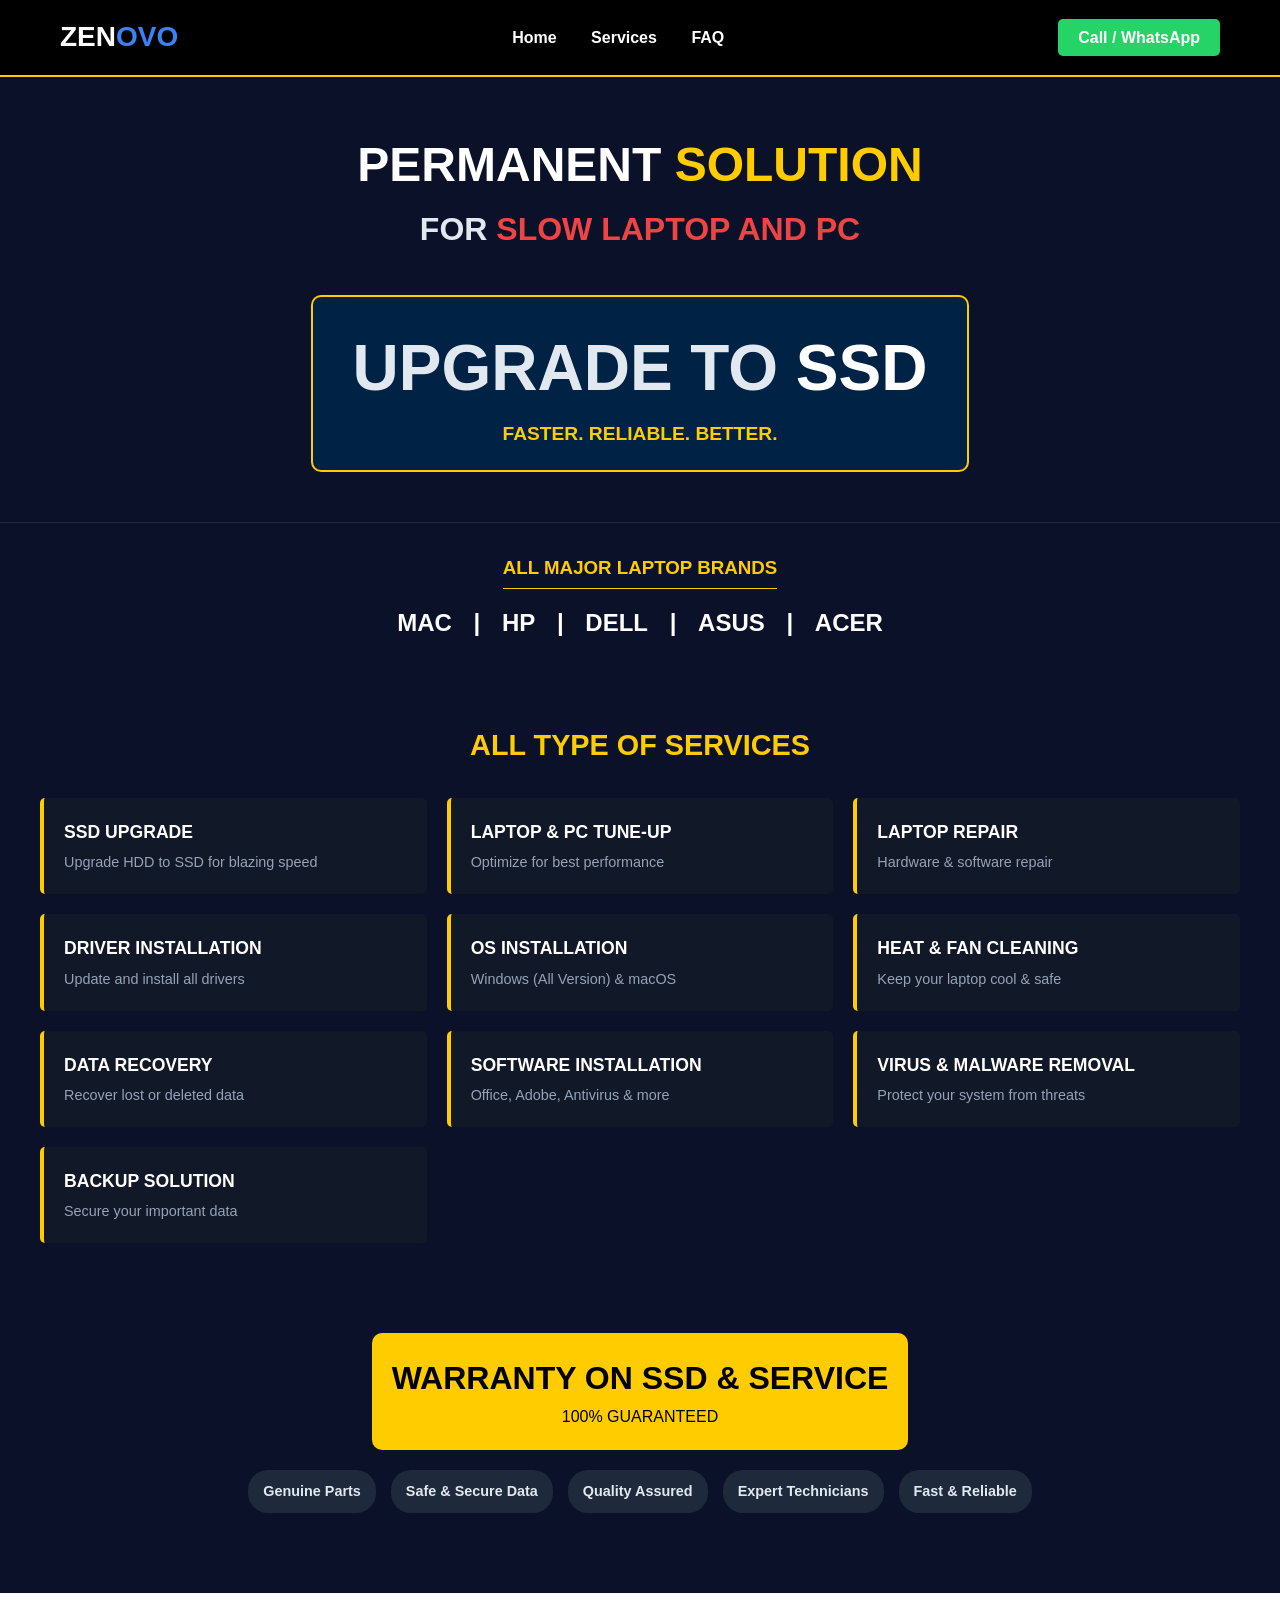
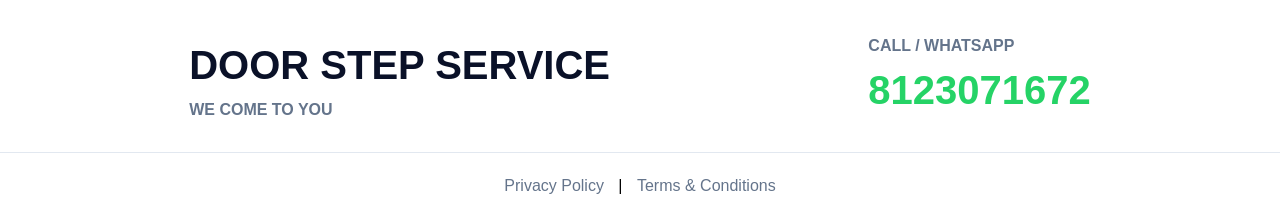
<file: zenovo/index.html>
<!DOCTYPE html>
<html lang="en">
<head>
    <meta charset="UTF-8">
    <meta name="viewport" content="width=device-width, initial-scale=1.0">
    <title>ZENOVO | Laptop & PC Repair Services</title>
    <link rel="manifest" href="site.webmanifest">
    
    <style>
        :root {
            --bg-dark: #0a1128;
            --yellow: #ffcc00;
            --red: #ef4444;
            --white: #ffffff;
            --blue: #3b82f6;
            --text-light: #e2e8f0;
        }
        * { margin: 0; padding: 0; box-sizing: border-box; font-family: 'Arial', sans-serif; }
        body { background-color: var(--bg-dark); color: var(--text-light); line-height: 1.6; }
        .container { max-width: 1200px; margin: 0 auto; padding: 0 20px; }
        .text-center { text-align: center; }

        /* Header & Logo */
        header { background: #000; padding: 15px 0; border-bottom: 2px solid var(--yellow); }
        .header-container { display: flex; justify-content: space-between; align-items: center; }
        .logo a { font-size: 28px; font-weight: bold; text-decoration: none; }
        .logo .zen { color: var(--white); }
        .logo .ovo { color: var(--blue); }
        nav a { color: var(--white); margin: 0 15px; text-decoration: none; font-weight: bold; }
        nav a:hover { color: var(--yellow); }
        .btn { background: #25D366; color: white; padding: 10px 20px; text-decoration: none; font-weight: bold; border-radius: 5px; }

        /* Typography Highlights */
        .highlight-yellow { color: var(--yellow); }
        .highlight-red { color: var(--red); }
        .highlight-white { color: var(--white); }

        /* Hero Section */
        .hero { padding: 50px 0; border-bottom: 1px solid #1e293b; }
        .hero h1 { font-size: 3rem; color: var(--white); }
        .subtitle { font-size: 2rem; font-weight: bold; margin-bottom: 20px; }
        .ssd-banner { background: #002244; display: inline-block; padding: 20px 40px; border: 2px solid var(--yellow); border-radius: 10px; margin-top: 20px; }
        .ssd-banner h2 { font-size: 4rem; margin: 0; }
        .ssd-banner p { color: var(--yellow); font-weight: bold; font-size: 1.2rem; }

        /* Brands */
        .brands { padding: 30px 0; }
        .brands h3 { color: var(--yellow); border-bottom: 1px solid var(--yellow); display: inline-block; padding-bottom: 5px; margin-bottom: 15px; }
        .brand-list { font-size: 1.5rem; font-weight: bold; color: var(--white); }
        .brand-list span { margin: 0 15px; }

        /* Services */
        .services { padding: 50px 0; }
        .section-title { color: var(--yellow); margin-bottom: 30px; font-size: 1.8rem; }
        .services-grid { display: grid; grid-template-columns: repeat(auto-fit, minmax(300px, 1fr)); gap: 20px; }
        .service-card { background: #111827; padding: 20px; border-left: 4px solid var(--yellow); border-radius: 5px; }
        .service-card h4 { color: var(--white); font-size: 1.1rem; margin-bottom: 5px; }
        .service-card p { font-size: 0.9rem; color: #94a3b8; }

        /* Guarantees */
        .guarantees { padding: 40px 0; text-align: center; }
        .warranty-banner { background: var(--yellow); color: #000; padding: 20px; border-radius: 10px; display: inline-block; margin-bottom: 20px; }
        .warranty-banner h3 { font-size: 2rem; margin: 0; }
        .badges { display: flex; justify-content: center; flex-wrap: wrap; gap: 15px; }
        .badges span { background: #1e293b; padding: 10px 15px; border-radius: 20px; font-size: 0.9rem; font-weight: bold; }

        /* Footer */
        footer { background: #ffffff; color: #000; padding: 40px 0 20px; margin-top: 40px; }
        .footer-content { display: flex; justify-content: space-around; align-items: center; flex-wrap: wrap; }
        .doorstep h2, .footer-contact h2 { color: #0a1128; font-size: 2.5rem; margin: 0; }
        .doorstep p, .footer-contact p { color: #64748b; font-weight: bold; margin: 0; }
        .footer-contact h2 { color: #25D366; }
        .footer-links { margin-top: 30px; padding-top: 20px; border-top: 1px solid #e2e8f0; }
        .footer-links a { color: #64748b; text-decoration: none; margin: 0 10px; }
    </style>
</head>
<body>
    <header>
        <div class="container header-container">
            <div class="logo">
                <a href="index.html"><span class="zen">ZEN</span><span class="ovo">OVO</span></a>
            </div>
            <nav>
                <a href="index.html">Home</a>
                <a href="#services">Services</a>
                <a href="faq.html">FAQ</a>
            </nav>
            <div class="contact-btn">
                <a href="https://wa.me/918123071672" class="btn">Call / WhatsApp</a>
            </div>
        </div>
    </header>

    <section class="hero">
        <div class="container text-center">
            <h1>PERMANENT <span class="highlight-yellow">SOLUTION</span></h1>
            <p class="subtitle">FOR <span class="highlight-red">SLOW LAPTOP AND PC</span></p>
            <div class="ssd-banner">
                <h2>UPGRADE TO <span class="highlight-white">SSD</span></h2>
                <p>FASTER. RELIABLE. BETTER.</p>
            </div>
        </div>
    </section>

    <section class="brands container text-center">
        <h3>ALL MAJOR LAPTOP BRANDS</h3>
        <div class="brand-list">
            <span>MAC</span> | <span>HP</span> | <span>DELL</span> | <span>ASUS</span> | <span>ACER</span>
        </div>
    </section>

    <section id="services" class="services container">
        <h3 class="text-center section-title">ALL TYPE OF SERVICES</h3>
        <div class="services-grid">
            <div class="service-card">
                <h4>SSD UPGRADE</h4>
                <p>Upgrade HDD to SSD for blazing speed</p>
            </div>
            <div class="service-card">
                <h4>LAPTOP & PC TUNE-UP</h4>
                <p>Optimize for best performance</p>
            </div>
            <div class="service-card">
                <h4>LAPTOP REPAIR</h4>
                <p>Hardware & software repair</p>
            </div>
            <div class="service-card">
                <h4>DRIVER INSTALLATION</h4>
                <p>Update and install all drivers</p>
            </div>
            <div class="service-card">
                <h4>OS INSTALLATION</h4>
                <p>Windows (All Version) & macOS</p>
            </div>
            <div class="service-card">
                <h4>HEAT & FAN CLEANING</h4>
                <p>Keep your laptop cool & safe</p>
            </div>
            <div class="service-card">
                <h4>DATA RECOVERY</h4>
                <p>Recover lost or deleted data</p>
            </div>
            <div class="service-card">
                <h4>SOFTWARE INSTALLATION</h4>
                <p>Office, Adobe, Antivirus & more</p>
            </div>
            <div class="service-card">
                <h4>VIRUS & MALWARE REMOVAL</h4>
                <p>Protect your system from threats</p>
            </div>
            <div class="service-card">
                <h4>BACKUP SOLUTION</h4>
                <p>Secure your important data</p>
            </div>
        </div>
    </section>

    <section class="guarantees container">
        <div class="warranty-banner">
            <h3>WARRANTY ON SSD & SERVICE</h3>
            <div class="satisfaction">100% GUARANTEED</div>
        </div>
        <div class="badges">
            <span>Genuine Parts</span>
            <span>Safe & Secure Data</span>
            <span>Quality Assured</span>
            <span>Expert Technicians</span>
            <span>Fast & Reliable</span>
        </div>
    </section>

    <footer>
        <div class="container footer-content">
            <div class="doorstep">
                <h2>DOOR STEP SERVICE</h2>
                <p>WE COME TO YOU</p>
            </div>
            <div class="footer-contact">
                <p>CALL / WHATSAPP</p>
                <h2>8123071672</h2>
            </div>
        </div>
        <div class="footer-links text-center">
            <a href="privacy-policy.html">Privacy Policy</a> | 
            <a href="terms-and-conditions.html">Terms & Conditions</a>
        </div>
    </footer>

    <script>
        document.addEventListener("DOMContentLoaded", () => {
            // Smooth scrolling for anchor links
            document.querySelectorAll('a[href^="#"]').forEach(anchor => {
                anchor.addEventListener('click', function (e) {
                    e.preventDefault();
                    const target = document.querySelector(this.getAttribute('href'));
                    if (target) {
                        target.scrollIntoView({
                            behavior: 'smooth'
                        });
                    }
                });
            });
            console.log("ZENOVO Website Initialized Successfully.");
        });
    </script>
</body>
</html>
</file>
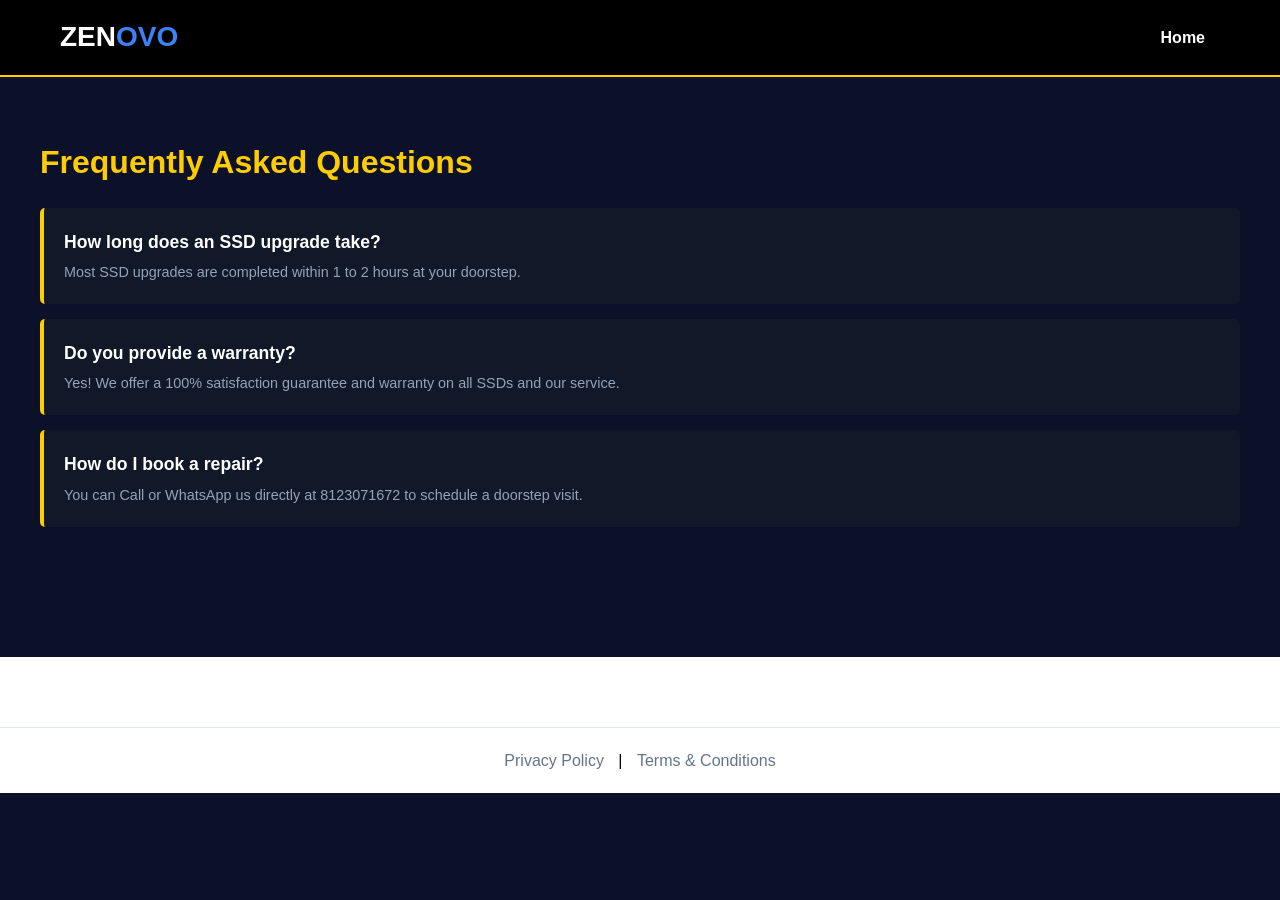
<file: zenovo/faq.html>
<!DOCTYPE html>
<html lang="en">
<head>
    <meta charset="UTF-8">
    <meta name="viewport" content="width=device-width, initial-scale=1.0">
    <title>FAQ | ZENOVO</title>
    <link rel="stylesheet" href="style.css">
</head>
<body>
    <header>
        <div class="container header-container">
            <div class="logo">
                <a href="index.html"><span class="zen">ZEN</span><span class="ovo">OVO</span></a>
            </div>
            <nav><a href="index.html">Home</a></nav>
        </div>
    </header>
    <main class="container page-content">
        <h1>Frequently Asked Questions</h1>
        <div class="service-card" style="margin-bottom:15px;">
            <h4>How long does an SSD upgrade take?</h4>
            <p>Most SSD upgrades are completed within 1 to 2 hours at your doorstep.</p>
        </div>
        <div class="service-card" style="margin-bottom:15px;">
            <h4>Do you provide a warranty?</h4>
            <p>Yes! We offer a 100% satisfaction guarantee and warranty on all SSDs and our service.</p>
        </div>
        <div class="service-card" style="margin-bottom:15px;">
            <h4>How do I book a repair?</h4>
            <p>You can Call or WhatsApp us directly at 8123071672 to schedule a doorstep visit.</p>
        </div>
    </main>
    <footer>
        <div class="footer-links text-center">
            <a href="privacy-policy.html">Privacy Policy</a> | <a href="terms-and-conditions.html">Terms & Conditions</a>
        </div>
    </footer>
</body>
</html>
</file>
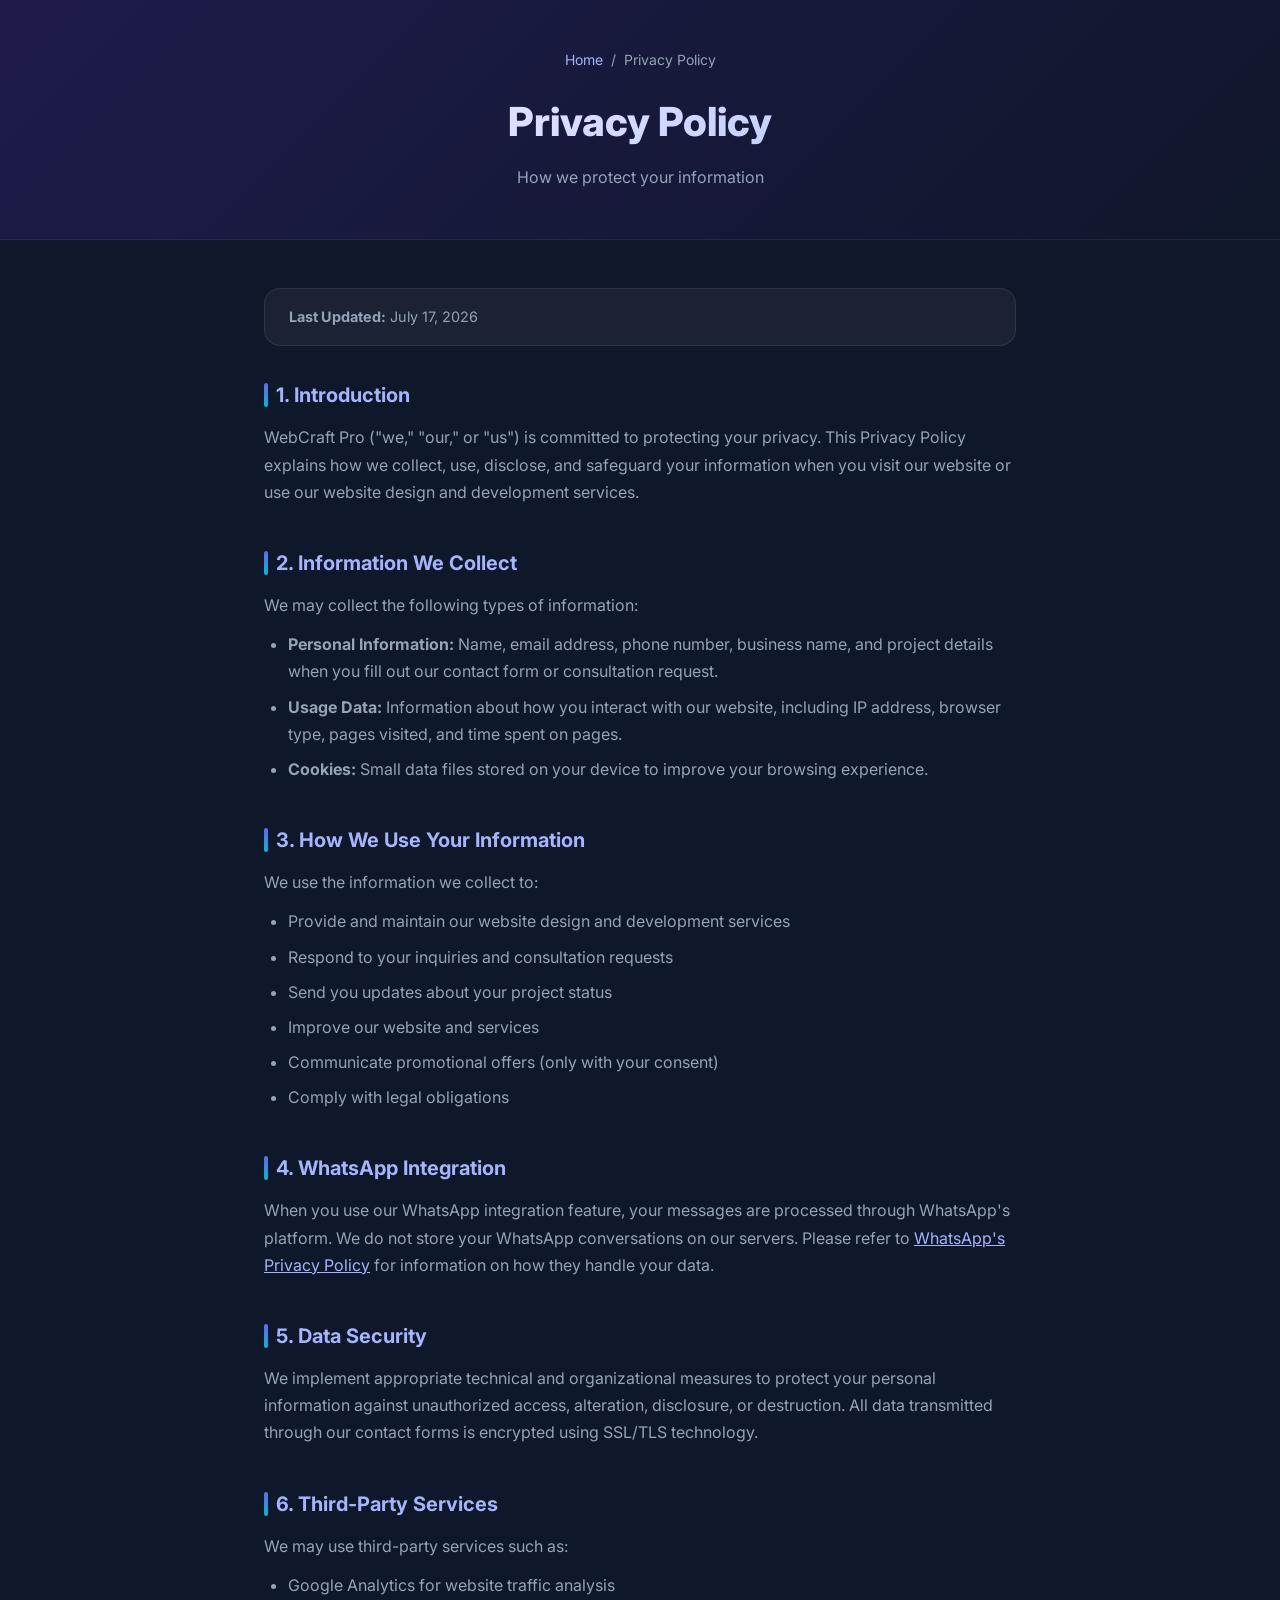
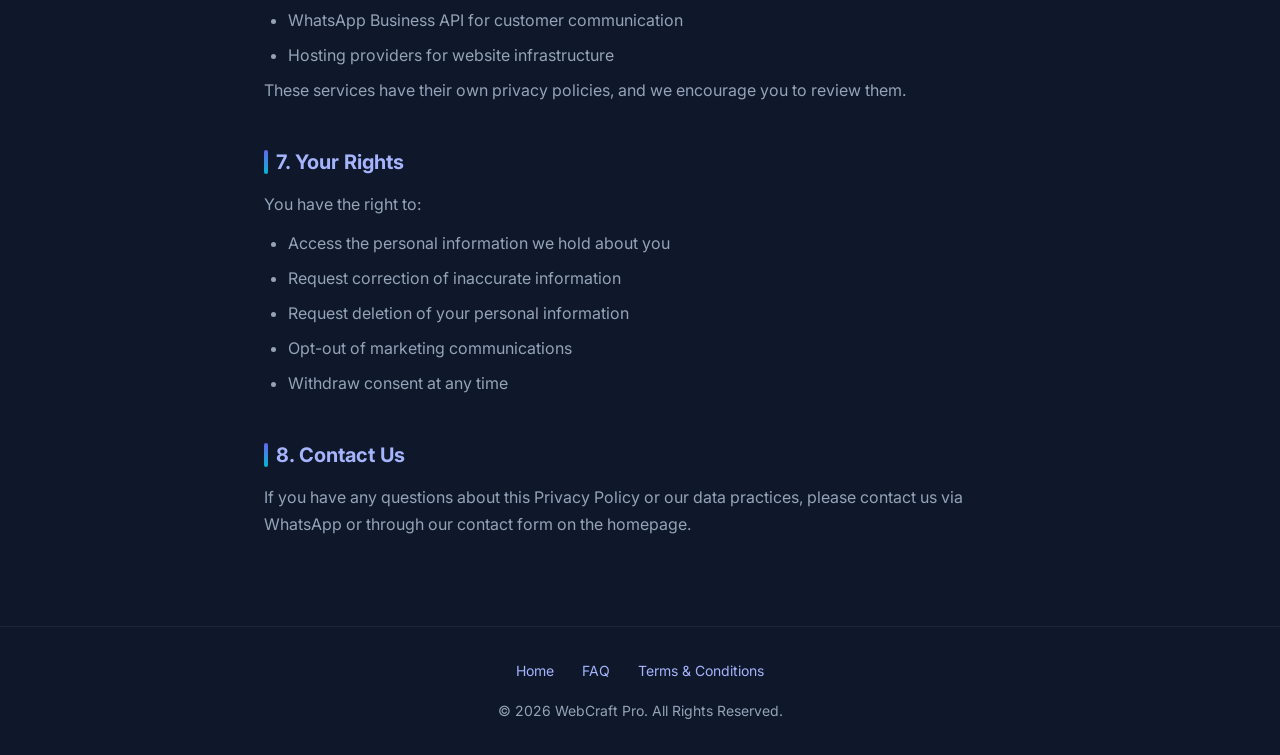
<file: zenovo/privacy-policy.html>
<!DOCTYPE html>
<html lang="en">
<head>
  <meta charset="UTF-8" />
  <meta name="viewport" content="width=device-width, initial-scale=1.0" />
  <title>Privacy Policy — WebCraft Pro | Website Design Services</title>
  <meta name="description" content="WebCraft Pro privacy policy. Learn how we protect your data when you use our website design and development services." />
  <meta name="robots" content="index, follow" />
  <link rel="canonical" href="https://yourdomain.com/privacy-policy.html" />
  <meta property="og:title" content="Privacy Policy — WebCraft Pro" />
  <meta property="og:description" content="How we protect your data and privacy." />
  <meta property="og:url" content="https://yourdomain.com/privacy-policy.html" />
  <meta property="og:type" content="website" />
  <link rel="preconnect" href="https://fonts.googleapis.com">
  <link href="https://fonts.googleapis.com/css2?family=Inter:wght@300;400;500;600;700;800&display=swap" rel="stylesheet">
  <style>
    :root { --primary: #6366f1; --accent: #06b6d4; --dark: #0f172a; --text: #f1f5f9; --muted: #94a3b8; }
    * { margin:0; padding:0; box-sizing:border-box; }
    body { font-family:'Inter',sans-serif; background: var(--dark); color: var(--text); line-height:1.7; }
    .header {
      background: linear-gradient(135deg, #1e1b4b, #0f172a);
      padding: 3rem 2rem;
      text-align: center;
      border-bottom: 1px solid rgba(255,255,255,0.06);
    }
    .header h1 {
      font-size: clamp(1.75rem, 4vw, 2.5rem);
      font-weight: 800;
      background: linear-gradient(135deg, #fff, #a5b4fc);
      -webkit-background-clip: text;
      -webkit-text-fill-color: transparent;
      margin-bottom: 0.5rem;
    }
    .header p { color: var(--muted); }
    .breadcrumb {
      display: flex; gap: 0.5rem; justify-content: center;
      margin-bottom: 1rem; font-size: 0.875rem; color: var(--muted);
    }
    .breadcrumb a { color: #a5b4fc; text-decoration: none; }
    .breadcrumb a:hover { text-decoration: underline; }
    .container { max-width: 800px; margin: 0 auto; padding: 3rem 1.5rem; }
    .section { margin-bottom: 2.5rem; }
    .section h2 {
      font-size: 1.25rem;
      font-weight: 700;
      color: #a5b4fc;
      margin-bottom: 0.75rem;
      display: flex; align-items: center; gap: 0.5rem;
    }
    .section h2::before {
      content: '';
      width: 4px; height: 24px;
      background: linear-gradient(180deg, var(--primary), var(--accent));
      border-radius: 2px;
    }
    .section p { color: var(--muted); margin-bottom: 0.75rem; }
    .section ul { color: var(--muted); margin-left: 1.5rem; }
    .section ul li { margin-bottom: 0.5rem; }
    .section a { color: #a5b4fc; }
    .last-updated {
      background: rgba(255,255,255,0.05);
      border: 1px solid rgba(255,255,255,0.08);
      border-radius: 1rem;
      padding: 1rem 1.5rem;
      color: var(--muted);
      font-size: 0.9rem;
      margin-bottom: 2rem;
    }
    footer {
      border-top: 1px solid rgba(255,255,255,0.06);
      padding: 2rem;
      text-align: center;
      color: var(--muted);
      font-size: 0.875rem;
    }
    footer a { color: #a5b4fc; text-decoration: none; margin: 0 0.75rem; }
    footer a:hover { text-decoration: underline; }
  </style>
<base target="_blank">
</head>
<body>
  <header class="header">
    <nav class="breadcrumb">
      <a href="/">Home</a> <span>/</span> <span>Privacy Policy</span>
    </nav>
    <h1>Privacy Policy</h1>
    <p>How we protect your information</p>
  </header>

  <main class="container">
    <div class="last-updated">
      <strong>Last Updated:</strong> July 17, 2026
    </div>

    <div class="section">
      <h2>1. Introduction</h2>
      <p>WebCraft Pro ("we," "our," or "us") is committed to protecting your privacy. This Privacy Policy explains how we collect, use, disclose, and safeguard your information when you visit our website or use our website design and development services.</p>
    </div>

    <div class="section">
      <h2>2. Information We Collect</h2>
      <p>We may collect the following types of information:</p>
      <ul>
        <li><strong>Personal Information:</strong> Name, email address, phone number, business name, and project details when you fill out our contact form or consultation request.</li>
        <li><strong>Usage Data:</strong> Information about how you interact with our website, including IP address, browser type, pages visited, and time spent on pages.</li>
        <li><strong>Cookies:</strong> Small data files stored on your device to improve your browsing experience.</li>
      </ul>
    </div>

    <div class="section">
      <h2>3. How We Use Your Information</h2>
      <p>We use the information we collect to:</p>
      <ul>
        <li>Provide and maintain our website design and development services</li>
        <li>Respond to your inquiries and consultation requests</li>
        <li>Send you updates about your project status</li>
        <li>Improve our website and services</li>
        <li>Communicate promotional offers (only with your consent)</li>
        <li>Comply with legal obligations</li>
      </ul>
    </div>

    <div class="section">
      <h2>4. WhatsApp Integration</h2>
      <p>When you use our WhatsApp integration feature, your messages are processed through WhatsApp's platform. We do not store your WhatsApp conversations on our servers. Please refer to <a href="https://www.whatsapp.com/legal/privacy-policy" target="_blank" rel="noopener noreferrer">WhatsApp's Privacy Policy</a> for information on how they handle your data.</p>
    </div>

    <div class="section">
      <h2>5. Data Security</h2>
      <p>We implement appropriate technical and organizational measures to protect your personal information against unauthorized access, alteration, disclosure, or destruction. All data transmitted through our contact forms is encrypted using SSL/TLS technology.</p>
    </div>

    <div class="section">
      <h2>6. Third-Party Services</h2>
      <p>We may use third-party services such as:</p>
      <ul>
        <li>Google Analytics for website traffic analysis</li>
        <li>WhatsApp Business API for customer communication</li>
        <li>Hosting providers for website infrastructure</li>
      </ul>
      <p>These services have their own privacy policies, and we encourage you to review them.</p>
    </div>

    <div class="section">
      <h2>7. Your Rights</h2>
      <p>You have the right to:</p>
      <ul>
        <li>Access the personal information we hold about you</li>
        <li>Request correction of inaccurate information</li>
        <li>Request deletion of your personal information</li>
        <li>Opt-out of marketing communications</li>
        <li>Withdraw consent at any time</li>
      </ul>
    </div>

    <div class="section">
      <h2>8. Contact Us</h2>
      <p>If you have any questions about this Privacy Policy or our data practices, please contact us via WhatsApp or through our contact form on the homepage.</p>
    </div>
  </main>

  <footer>
    <a href="/">Home</a>
    <a href="/faq.html">FAQ</a>
    <a href="/terms-and-conditions.html">Terms & Conditions</a>
    <p style="margin-top:1rem;">© 2026 WebCraft Pro. All Rights Reserved.</p>
  </footer>
</body>
</html>
</file>
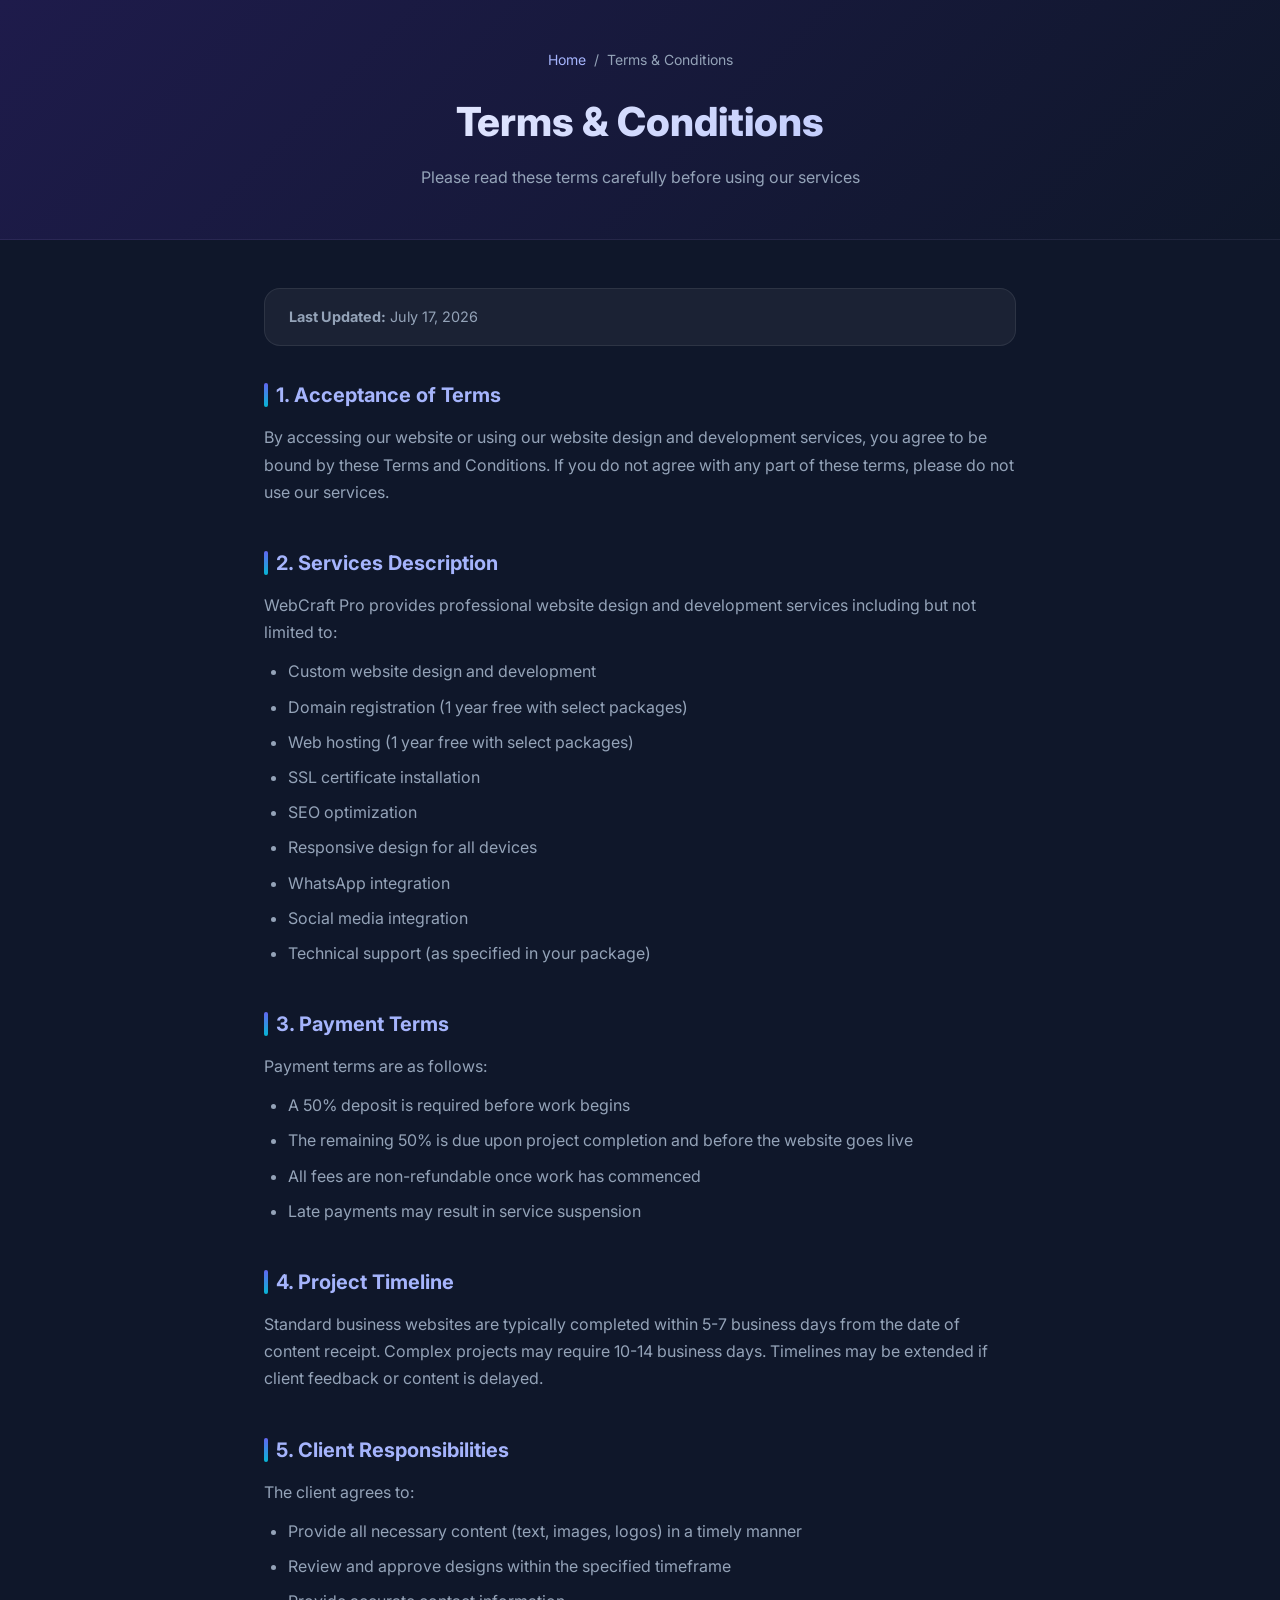
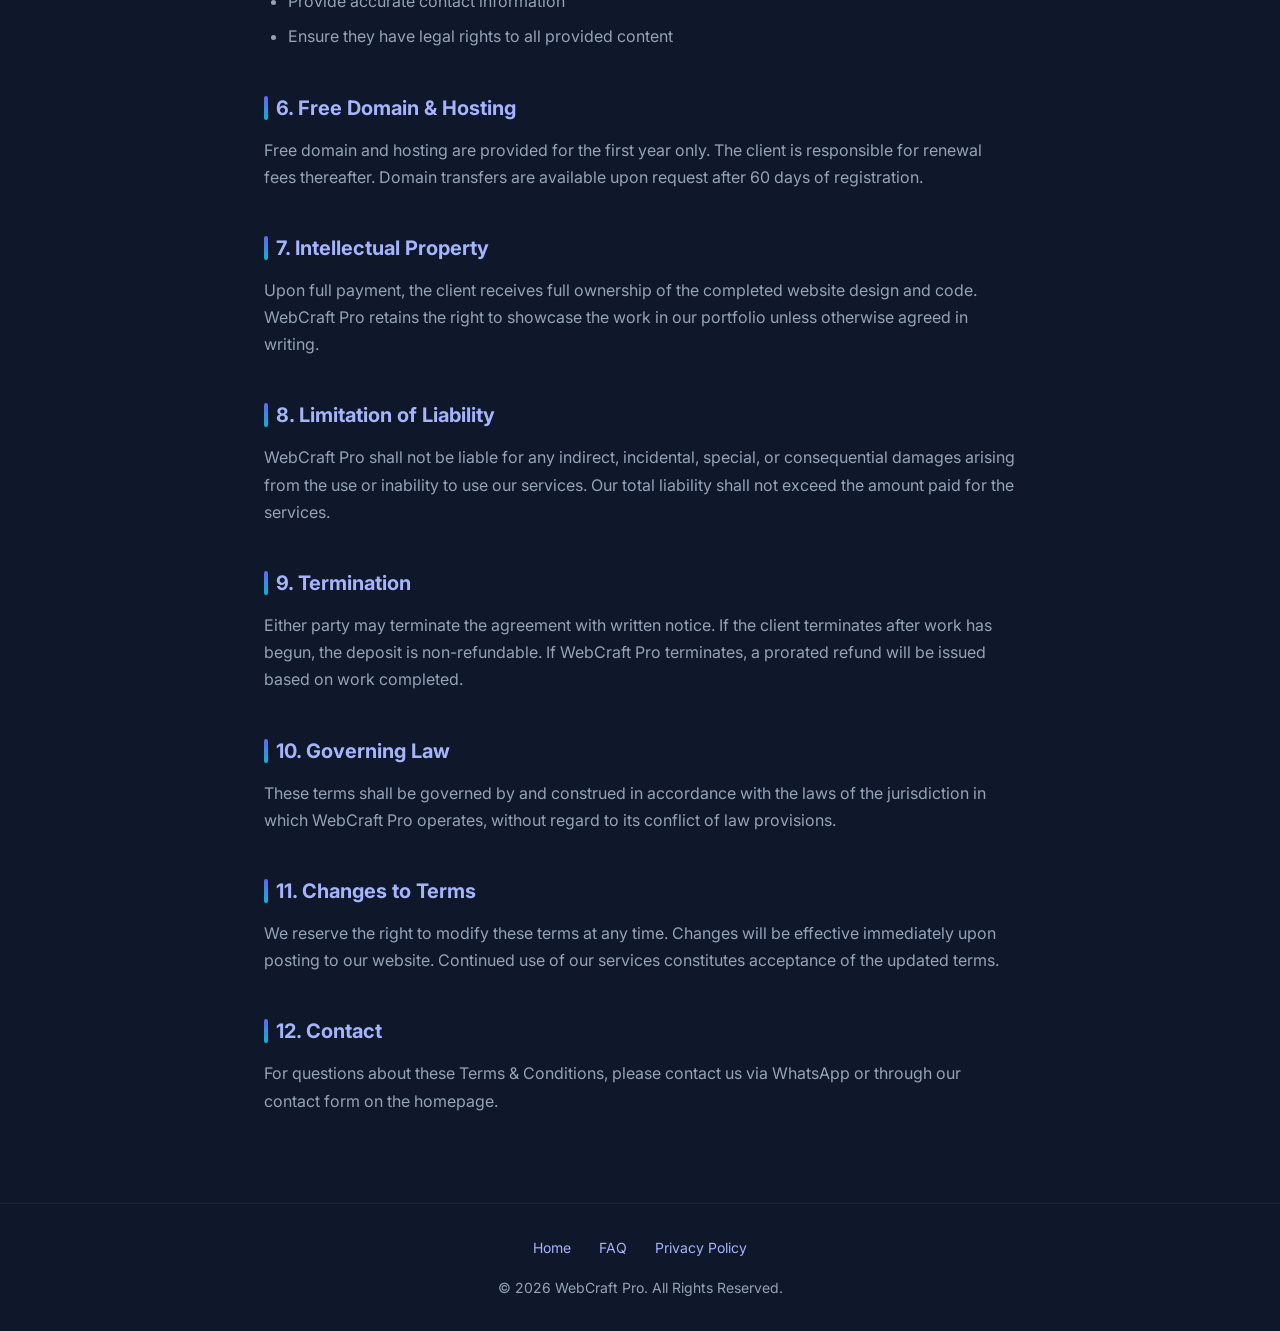
<file: zenovo/terms-and-conditions.html>
<!DOCTYPE html>
<html lang="en">
<head>
  <meta charset="UTF-8" />
  <meta name="viewport" content="width=device-width, initial-scale=1.0" />
  <title>Terms & Conditions — WebCraft Pro | Website Design Services</title>
  <meta name="description" content="Terms and conditions for WebCraft Pro website design and development services. Read our service agreement, payment terms, and policies." />
  <meta name="robots" content="index, follow" />
  <link rel="canonical" href="https://yourdomain.com/terms-and-conditions.html" />
  <meta property="og:title" content="Terms & Conditions — WebCraft Pro" />
  <meta property="og:description" content="Service terms for our website design and development packages." />
  <meta property="og:url" content="https://yourdomain.com/terms-and-conditions.html" />
  <meta property="og:type" content="website" />
  <link rel="preconnect" href="https://fonts.googleapis.com">
  <link href="https://fonts.googleapis.com/css2?family=Inter:wght@300;400;500;600;700;800&display=swap" rel="stylesheet">
  <style>
    :root { --primary: #6366f1; --accent: #06b6d4; --dark: #0f172a; --text: #f1f5f9; --muted: #94a3b8; }
    * { margin:0; padding:0; box-sizing:border-box; }
    body { font-family:'Inter',sans-serif; background: var(--dark); color: var(--text); line-height:1.7; }
    .header {
      background: linear-gradient(135deg, #1e1b4b, #0f172a);
      padding: 3rem 2rem;
      text-align: center;
      border-bottom: 1px solid rgba(255,255,255,0.06);
    }
    .header h1 {
      font-size: clamp(1.75rem, 4vw, 2.5rem);
      font-weight: 800;
      background: linear-gradient(135deg, #fff, #a5b4fc);
      -webkit-background-clip: text;
      -webkit-text-fill-color: transparent;
      margin-bottom: 0.5rem;
    }
    .header p { color: var(--muted); }
    .breadcrumb {
      display: flex; gap: 0.5rem; justify-content: center;
      margin-bottom: 1rem; font-size: 0.875rem; color: var(--muted);
    }
    .breadcrumb a { color: #a5b4fc; text-decoration: none; }
    .breadcrumb a:hover { text-decoration: underline; }
    .container { max-width: 800px; margin: 0 auto; padding: 3rem 1.5rem; }
    .section { margin-bottom: 2.5rem; }
    .section h2 {
      font-size: 1.25rem;
      font-weight: 700;
      color: #a5b4fc;
      margin-bottom: 0.75rem;
      display: flex; align-items: center; gap: 0.5rem;
    }
    .section h2::before {
      content: '';
      width: 4px; height: 24px;
      background: linear-gradient(180deg, var(--primary), var(--accent));
      border-radius: 2px;
    }
    .section p { color: var(--muted); margin-bottom: 0.75rem; }
    .section ul { color: var(--muted); margin-left: 1.5rem; }
    .section ul li { margin-bottom: 0.5rem; }
    .last-updated {
      background: rgba(255,255,255,0.05);
      border: 1px solid rgba(255,255,255,0.08);
      border-radius: 1rem;
      padding: 1rem 1.5rem;
      color: var(--muted);
      font-size: 0.9rem;
      margin-bottom: 2rem;
    }
    footer {
      border-top: 1px solid rgba(255,255,255,0.06);
      padding: 2rem;
      text-align: center;
      color: var(--muted);
      font-size: 0.875rem;
    }
    footer a { color: #a5b4fc; text-decoration: none; margin: 0 0.75rem; }
    footer a:hover { text-decoration: underline; }
  </style>
<base target="_blank">
</head>
<body>
  <header class="header">
    <nav class="breadcrumb">
      <a href="/">Home</a> <span>/</span> <span>Terms & Conditions</span>
    </nav>
    <h1>Terms & Conditions</h1>
    <p>Please read these terms carefully before using our services</p>
  </header>

  <main class="container">
    <div class="last-updated">
      <strong>Last Updated:</strong> July 17, 2026
    </div>

    <div class="section">
      <h2>1. Acceptance of Terms</h2>
      <p>By accessing our website or using our website design and development services, you agree to be bound by these Terms and Conditions. If you do not agree with any part of these terms, please do not use our services.</p>
    </div>

    <div class="section">
      <h2>2. Services Description</h2>
      <p>WebCraft Pro provides professional website design and development services including but not limited to:</p>
      <ul>
        <li>Custom website design and development</li>
        <li>Domain registration (1 year free with select packages)</li>
        <li>Web hosting (1 year free with select packages)</li>
        <li>SSL certificate installation</li>
        <li>SEO optimization</li>
        <li>Responsive design for all devices</li>
        <li>WhatsApp integration</li>
        <li>Social media integration</li>
        <li>Technical support (as specified in your package)</li>
      </ul>
    </div>

    <div class="section">
      <h2>3. Payment Terms</h2>
      <p>Payment terms are as follows:</p>
      <ul>
        <li>A 50% deposit is required before work begins</li>
        <li>The remaining 50% is due upon project completion and before the website goes live</li>
        <li>All fees are non-refundable once work has commenced</li>
        <li>Late payments may result in service suspension</li>
      </ul>
    </div>

    <div class="section">
      <h2>4. Project Timeline</h2>
      <p>Standard business websites are typically completed within 5-7 business days from the date of content receipt. Complex projects may require 10-14 business days. Timelines may be extended if client feedback or content is delayed.</p>
    </div>

    <div class="section">
      <h2>5. Client Responsibilities</h2>
      <p>The client agrees to:</p>
      <ul>
        <li>Provide all necessary content (text, images, logos) in a timely manner</li>
        <li>Review and approve designs within the specified timeframe</li>
        <li>Provide accurate contact information</li>
        <li>Ensure they have legal rights to all provided content</li>
      </ul>
    </div>

    <div class="section">
      <h2>6. Free Domain & Hosting</h2>
      <p>Free domain and hosting are provided for the first year only. The client is responsible for renewal fees thereafter. Domain transfers are available upon request after 60 days of registration.</p>
    </div>

    <div class="section">
      <h2>7. Intellectual Property</h2>
      <p>Upon full payment, the client receives full ownership of the completed website design and code. WebCraft Pro retains the right to showcase the work in our portfolio unless otherwise agreed in writing.</p>
    </div>

    <div class="section">
      <h2>8. Limitation of Liability</h2>
      <p>WebCraft Pro shall not be liable for any indirect, incidental, special, or consequential damages arising from the use or inability to use our services. Our total liability shall not exceed the amount paid for the services.</p>
    </div>

    <div class="section">
      <h2>9. Termination</h2>
      <p>Either party may terminate the agreement with written notice. If the client terminates after work has begun, the deposit is non-refundable. If WebCraft Pro terminates, a prorated refund will be issued based on work completed.</p>
    </div>

    <div class="section">
      <h2>10. Governing Law</h2>
      <p>These terms shall be governed by and construed in accordance with the laws of the jurisdiction in which WebCraft Pro operates, without regard to its conflict of law provisions.</p>
    </div>

    <div class="section">
      <h2>11. Changes to Terms</h2>
      <p>We reserve the right to modify these terms at any time. Changes will be effective immediately upon posting to our website. Continued use of our services constitutes acceptance of the updated terms.</p>
    </div>

    <div class="section">
      <h2>12. Contact</h2>
      <p>For questions about these Terms & Conditions, please contact us via WhatsApp or through our contact form on the homepage.</p>
    </div>
  </main>

  <footer>
    <a href="/">Home</a>
    <a href="/faq.html">FAQ</a>
    <a href="/privacy-policy.html">Privacy Policy</a>
    <p style="margin-top:1rem;">© 2026 WebCraft Pro. All Rights Reserved.</p>
  </footer>
</body>
</html>
</file>
<file: zenovo/style.css>
:root {
    --bg-dark: #0a1128;
    --yellow: #ffcc00;
    --red: #ef4444;
    --white: #ffffff;
    --blue: #3b82f6;
    --text-light: #e2e8f0;
}
* { margin: 0; padding: 0; box-sizing: border-box; font-family: 'Arial', sans-serif; }
body { background-color: var(--bg-dark); color: var(--text-light); line-height: 1.6; }
.container { max-width: 1200px; margin: 0 auto; padding: 0 20px; }
.text-center { text-align: center; }

/* Header & Logo */
header { background: #000; padding: 15px 0; border-bottom: 2px solid var(--yellow); }
.header-container { display: flex; justify-content: space-between; align-items: center; }
.logo a { font-size: 28px; font-weight: bold; text-decoration: none; }
.logo .zen { color: var(--white); }
.logo .ovo { color: var(--blue); }
nav a { color: var(--white); margin: 0 15px; text-decoration: none; font-weight: bold; }
nav a:hover { color: var(--yellow); }
.btn { background: #25D366; color: white; padding: 10px 20px; text-decoration: none; font-weight: bold; border-radius: 5px; }

/* Typography Highlights */
.highlight-yellow { color: var(--yellow); }
.highlight-red { color: var(--red); }
.highlight-white { color: var(--white); }

/* Hero Section */
.hero { padding: 50px 0; border-bottom: 1px solid #1e293b; }
.hero h1 { font-size: 3rem; color: var(--white); }
.subtitle { font-size: 2rem; font-weight: bold; margin-bottom: 20px; }
.ssd-banner { background: #002244; display: inline-block; padding: 20px 40px; border: 2px solid var(--yellow); border-radius: 10px; margin-top: 20px; }
.ssd-banner h2 { font-size: 4rem; margin: 0; }
.ssd-banner p { color: var(--yellow); font-weight: bold; font-size: 1.2rem; }

/* Brands */
.brands { padding: 30px 0; }
.brands h3 { color: var(--yellow); border-bottom: 1px solid var(--yellow); display: inline-block; padding-bottom: 5px; margin-bottom: 15px; }
.brand-list { font-size: 1.5rem; font-weight: bold; color: var(--white); }
.brand-list span { margin: 0 15px; }

/* Services */
.services { padding: 50px 0; }
.section-title { color: var(--yellow); margin-bottom: 30px; font-size: 1.8rem; }
.services-grid { display: grid; grid-template-columns: repeat(auto-fit, minmax(300px, 1fr)); gap: 20px; }
.service-card { background: #111827; padding: 20px; border-left: 4px solid var(--yellow); border-radius: 5px; }
.service-card h4 { color: var(--white); font-size: 1.1rem; margin-bottom: 5px; }
.service-card p { font-size: 0.9rem; color: #94a3b8; }

/* Guarantees */
.guarantees { padding: 40px 0; text-align: center; }
.warranty-banner { background: var(--yellow); color: #000; padding: 20px; border-radius: 10px; display: inline-block; margin-bottom: 20px; }
.warranty-banner h3 { font-size: 2rem; margin: 0; }
.badges { display: flex; justify-content: center; flex-wrap: wrap; gap: 15px; }
.badges span { background: #1e293b; padding: 10px 15px; border-radius: 20px; font-size: 0.9rem; font-weight: bold; }

/* Footer */
footer { background: #ffffff; color: #000; padding: 40px 0 20px; margin-top: 40px; }
.footer-content { display: flex; justify-content: space-around; align-items: center; flex-wrap: wrap; }
.doorstep h2, .footer-contact h2 { color: #0a1128; font-size: 2.5rem; margin: 0; }
.doorstep p, .footer-contact p { color: #64748b; font-weight: bold; margin: 0; }
.footer-contact h2 { color: #25D366; }
.footer-links { margin-top: 30px; padding-top: 20px; border-top: 1px solid #e2e8f0; }
.footer-links a { color: #64748b; text-decoration: none; margin: 0 10px; }

/* Standard Pages */
.page-content { padding: 60px 0; min-height: 60vh; }
.page-content h1 { color: var(--yellow); margin-bottom: 20px; }
</file>
